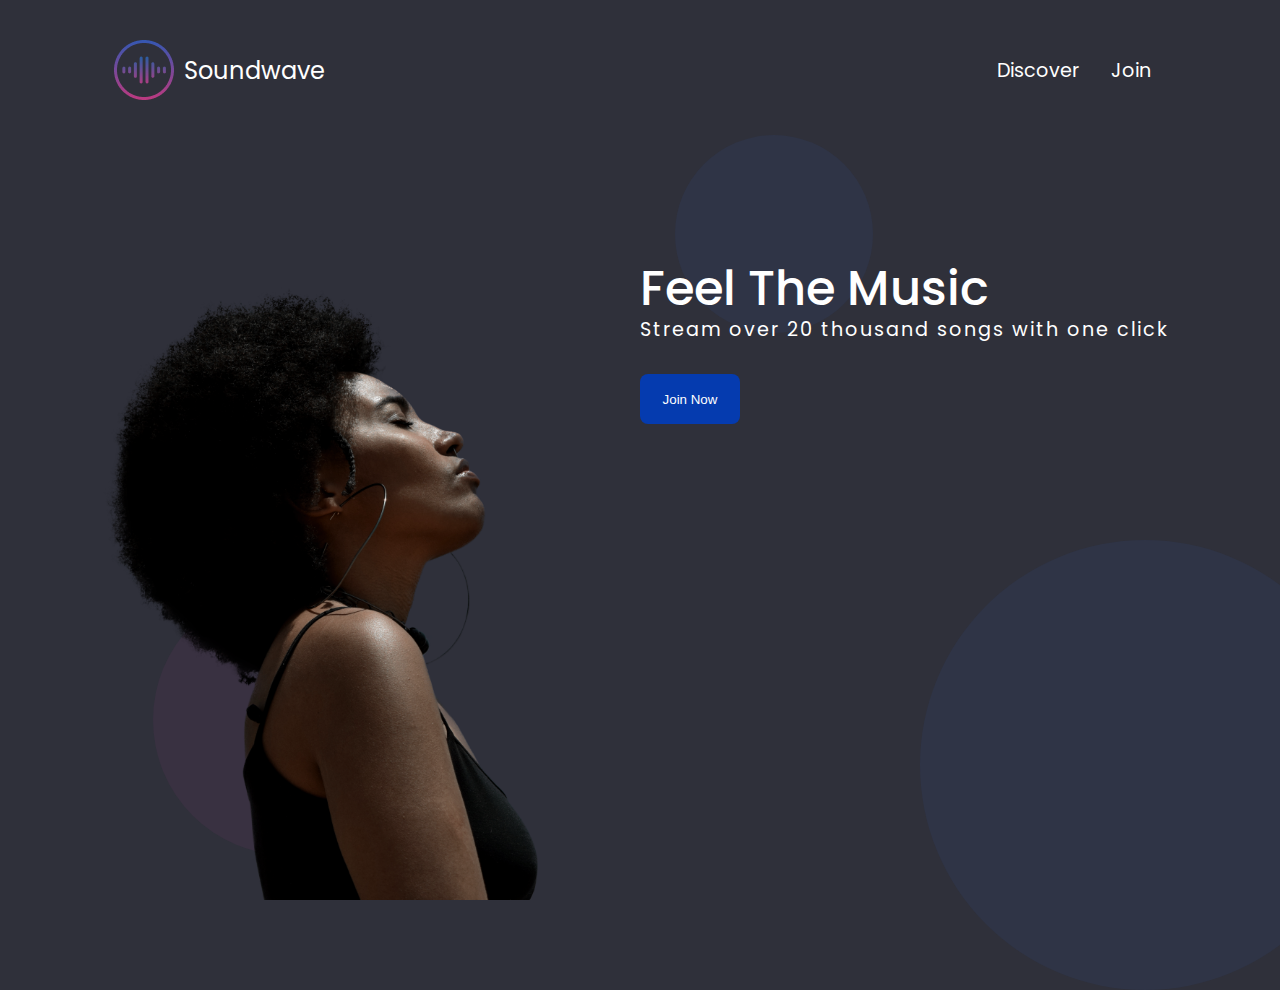
<file: index.html>
<html lang="en">
<head>
    <meta charset="UTF-8">
    <meta http-equiv="X-UA-Compatible" content="IE=edge">
    <meta name="viewport" content="width=device-width, initial-scale=1.0">
    <link rel="stylesheet" href="style.css">
    <title>soundwave</title>
</head>
<body>
     <header class="main-header">
         <a href="#" class="linki">
                 <img src="./images/logo.png" alt="">
                 <div class="logo-name">Soundwave</div>
        </a>
          <nav class="main-nav">
             <ul>
                <li><a href="discover.html">Discover</a></li>
                <li><a href="join.html">Join</a></li>
             </ul>
          </nav>
     </header>
     <section>
         <div class="wooman-img"></div>
         <div class="div-fell-music">
             <h1 class="div-title">Feel The Music</h1>
             <span>Stream  over  20  thousand  songs  with  one  click</span>
             <a href="join.html"><button class="join-button" >Join Now</button></a>
         </div>
     </section>
     <div class="sircle1"></div>
     <div class="sircle2"></div>
     <div class="sircle3"></div>
</body>
</html>
</file>
<file: style.css>
@import url('https://fonts.googleapis.com/css?family=Poppins:400,500,700');
:root{
    --blue:#053baf
} 
*{
    margin: 0;
    padding: 0;
    box-sizing: border-box;
}
body{
    position: relative;
    margin:0;
    padding:0;
    background-color: #2F303A;
    font-family: Poppins;
    font-size: 1.2em;
    color: white;
    overflow: hidden;
}
.logo-name{
    display: flex;
    align-items: center;
    font-size: 1.25em;
    padding: 10px;
}
.linki{
    display: flex;
    align-items: center;
    color: white;
    width: 50%;
    text-decoration: none;
}

.main-nav ul{
    display: flex;
    justify-content: center;
    list-style: none;
    margin: 0;
    padding: 0;
}
.main-nav a{
    text-decoration: none;
    padding: 1rem;
    color: inherit;
}
.main-nav a:hover{
    color:rgb(71, 70, 70) ;
}
.main-header{
    display: flex;
    justify-content: space-around;
    align-items: center;
    height: 140px;
}
.div-fell-music{
    box-sizing:border-box;
    display: flex;
    flex-direction: column;  
    padding-top:3cm ;
    height: 100%;
    width: 50%;
}
.join-button{
    color: white;
    background-color:var(--blue);
    width: 100px;
    height: 50px;
    border-radius: .5rem;
    text-decoration: none;
    border:0;
    margin-top:30px;
    cursor: pointer;
}
.div-title{
    font-weight: 500;
    font-size: 2.5em;
}
section{
    height: calc(100% - 140px);
    display: flex;
    justify-content: space-between;
    align-items: center;
}
span{
    letter-spacing: 2px;
    margin-top: -10px;
}
.wooman-img{
    background: center bottom url("./images/landing-page-girl.png");
    background-repeat: no-repeat;
    background-size: 11.5cm;
    height: 100%;
    width: 50%;
}
.sircle1{
    position: absolute;
    top: 65vh;
    left: 17vh;
    height: 30vh;
    width: 30vh;
    border-radius: 50%;
    background-color:rgb(152, 58, 128, .1);
    z-index: -1;
}
.sircle2{
    position: absolute;
    top: 15vh;
    left: 75vh;
    height: 22vh;
    width: 22vh;
    border-radius: 50%;
    background-color:rgb(52, 87, 178, .1);
    z-index: -1;
}
.sircle3{
    position: absolute;
    bottom:-90px;
    right: -90px;
    height: 50vh;
    width: 50vh;
    border-radius: 50%;
    background-color:rgb(52, 87, 178, .1);
    z-index: -1;
}
</file>
